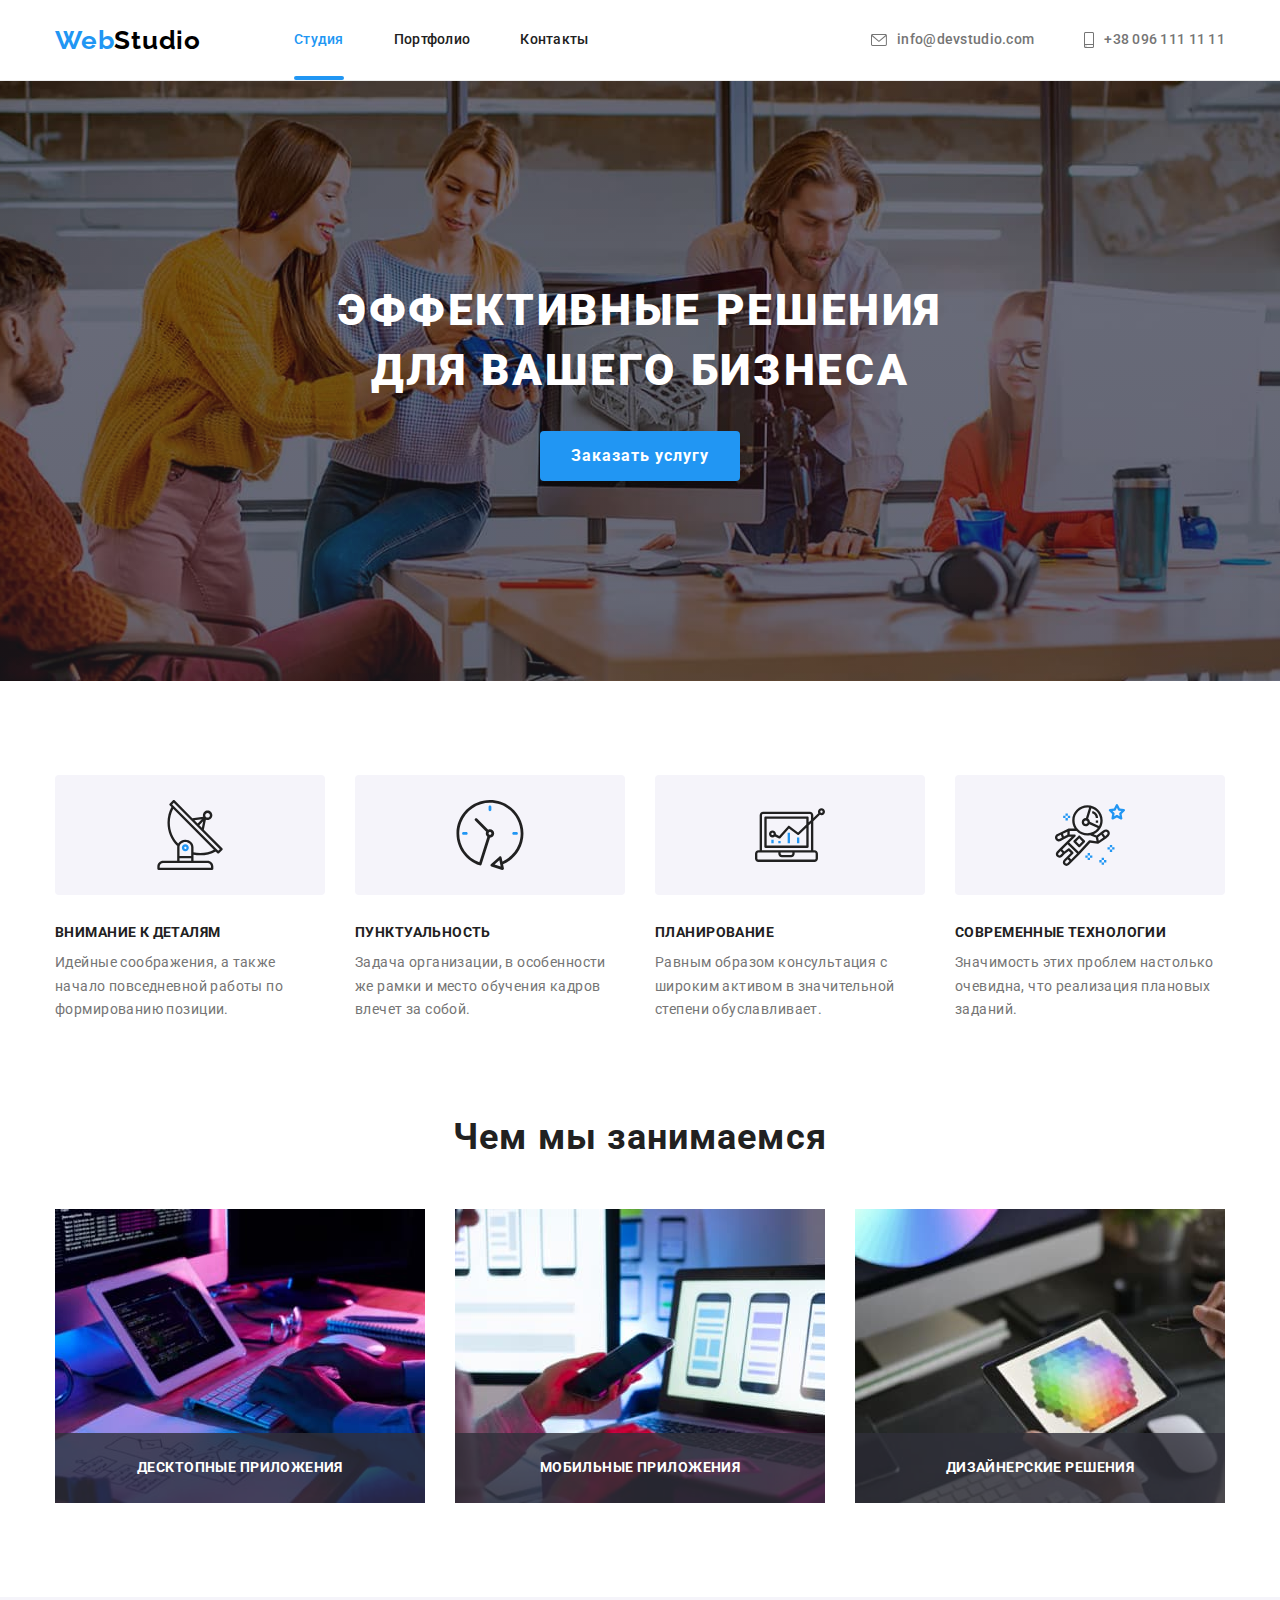
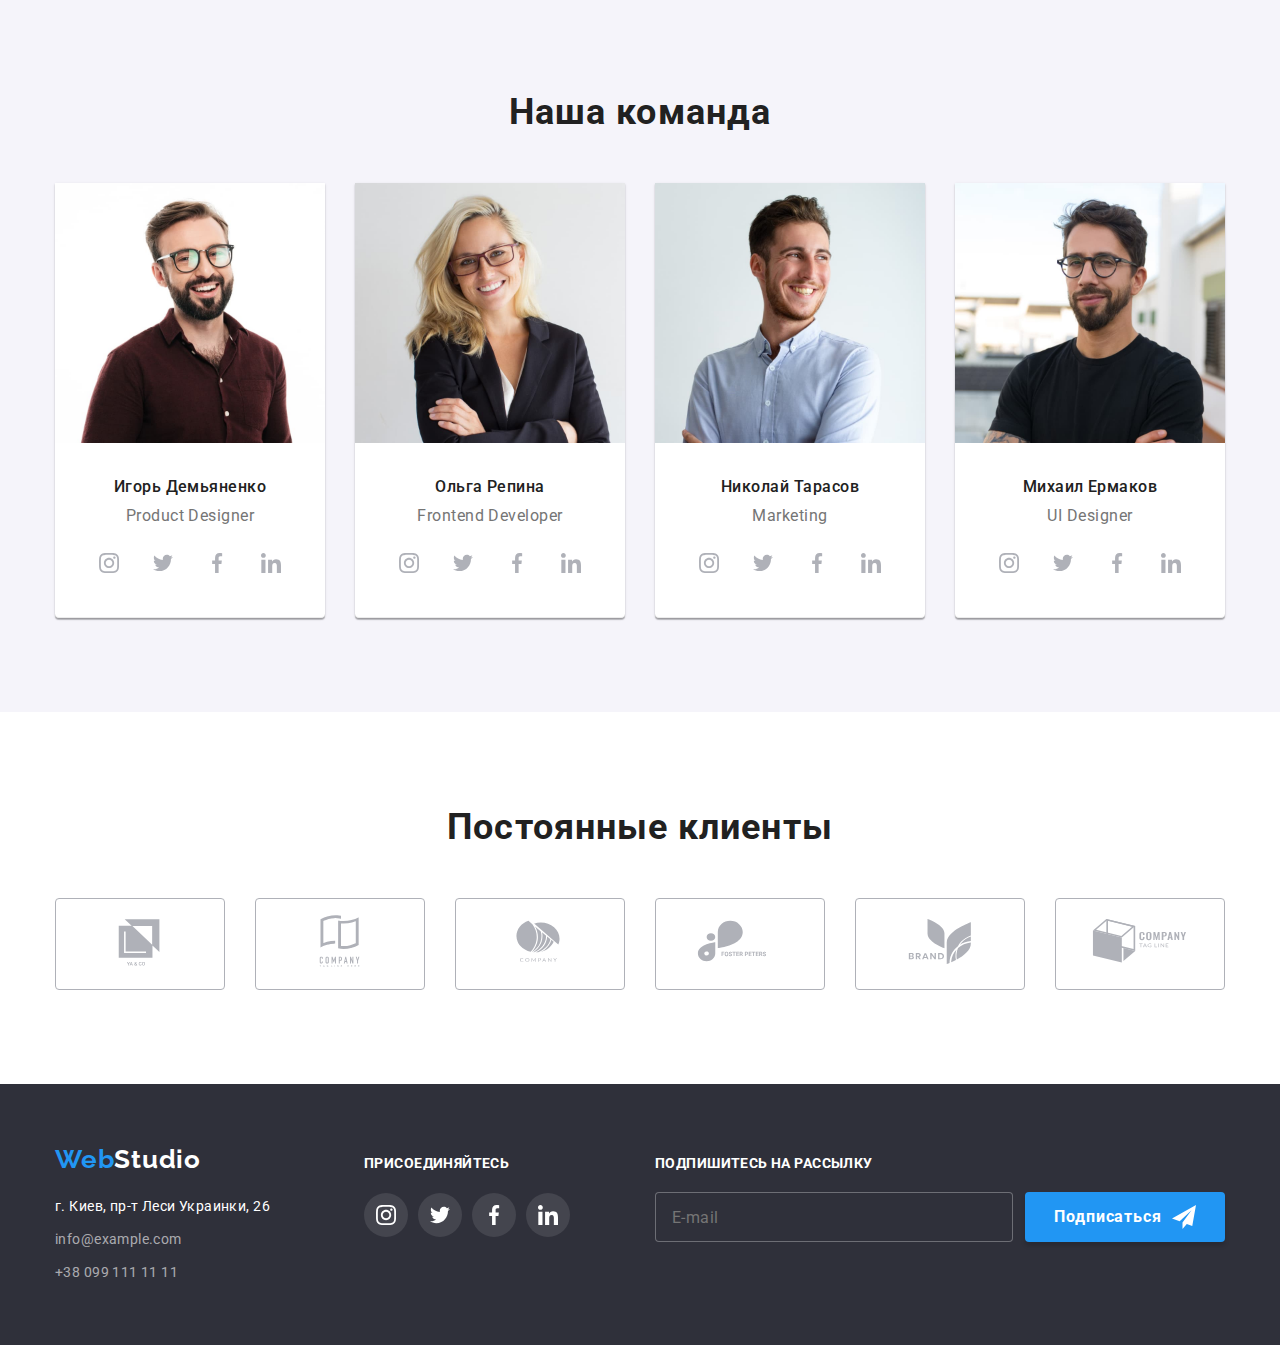
<file: index.html>
<!DOCTYPE html>
<html lang="ru">

<head>
    <meta charset="UTF-8">
    <meta http-equiv="X-UA-Compatible" content="IE=edge">
    <meta name="viewport" content="width=device-width, initial-scale=1.0">
    <link rel="stylesheet" href="https://cdnjs.cloudflare.com/ajax/libs/modern-normalize/1.0.0/modern-normalize.min.css" />
    <link rel="stylesheet" href="./css/styles.css" />
    <link rel="preconnect" href="https://fonts.googleapis.com">
    <link rel="preconnect" href="https://fonts.gstatic.com" crossorigin>
    <link href="https://fonts.googleapis.com/css2?family=Raleway:wght@700&family=Roboto:wght@400;500;700;900&display=swap"
        rel="stylesheet">
    <title>Студия</title>
</head>

<body>
    <header class="header-frame">
        <div class="container flex-list">
            <nav class="flex-list">
                <a href="" class="logo links"><span class="logo-blue">Web</span>Studio</a>
                <ul class="flex-list list">
                    <li class="item"><a class="header-links links active-page" href="./index.html">Студия</a></li>
                    <li class="item"><a class="header-links links" href="./portfolio.html">Портфолио</a></li>
                    <li class="item"><a class="header-links links" href="">Контакты</a></li>
                </ul>
            </nav>
            <ul class="flex-list list flex-contacts">
                <li class="item">
                    <a class="header-links links header-contacts" href="mailto:info@devstudio.com">
                        <svg class="icon-header" width="16" height="12">
                            <use href="./images/icons.svg#icon-envelope"></use>
                        </svg>
                        info@devstudio.com
                    </a>
                </li>
                <li class="item">
                    <a class="header-links links header-contacts" href="tel:+380961111111">
                        <svg class="icon-header" width="10" height="16">
                            <use href="./images/icons.svg#icon-smartphone"></use>
                        </svg>
                        +38 096 111 11 11
                    </a>
                </li>
            </ul>
        </div>
    </header>
    <main>
        <section class="hero">
            <div class="container">
                <h1 class="hero-title">Эффективные решения для вашего бизнеса</h1>
                <button data-modal-open type="button" class="hero-btn">Заказать услугу</button>
            </div>
        </section>
        <section class="futures section">
            <div class="container">
                <h2 class="section-title hidden">Наші переваги</h2>
                <ul class="section-list list">
                    <li class="item">
                        <div class="container-futures-icons">
                            <svg width="70" height="70">
                                <use href="./images/icons.svg#icon-antenna"></use>
                            </svg>
                        </div>
                        <h3 class="futures-title">Внимание к деталям</h3>
                        <p class="futures-text">Идейные соображения, а также начало повседневной работы по формированию позиции.</p>
                    </li>
                    <li class="item">
                        <div class="container-futures-icons">
                            <svg width="70" height="70">
                                <use href="./images/icons.svg#icon-clock"></use>
                            </svg>
                        </div>
                        <h3 class="futures-title">Пунктуальность</h3>
                        <p class="futures-text">Задача организации, в особенности же рамки и место обучения кадров влечет за собой.</p>
                    </li>
                    <li class="item">
                        <div class="container-futures-icons">
                            <svg width="70" height="70">
                                <use href="./images/icons.svg#icon-diagram"></use>
                            </svg>
                        </div>
                        <h3 class="futures-title">Планирование</h3>
                        <p class="futures-text">Равным образом консультация с широким активом в значительной степени обуславливает.</p>
                    </li>
                    <li class="item">
                        <div class="container-futures-icons">
                            <svg width="70" height="70">
                                <use href="./images/icons.svg#icon-astronaut"></use>
                            </svg>
                        </div>
                        <h3 class="futures-title">Современные технологии</h3>
                        <p class="futures-text">Значимость этих проблем настолько очевидна, что реализация плановых заданий.</p>
                    </li>
                </ul>
            </div>
        </section>
        <section class="works section">
            <div class="container">
                <h2 class="section-title">Чем мы занимаемся</h2>
                <ul class="section-list list">
                    <li class="item works-card">
                        <img class="works-img" src="./images/box-1.jpg" alt="Спеціаліст створює розмітку" width="370">
                        <p class="works-card-title">Десктопные приложения</p>
                    </li>
                    <li class="item works-card">
                        <img class="works-img" src="./images/box-2.jpg" alt="Спеціаліст розробляє дизайн" width="370">
                        <p class="works-card-title">Мобильные приложения</p>
                    </li>
                    <li class="item works-card">
                        <img class="works-img" src="./images/box-3.jpg" alt="Дизайнер оберає кольори" width="370">
                        <p class="works-card-title">Дизайнерские решения</p>
                    </li>
                </ul>
            </div>
        </section>
        <section class="team section">
            <div class="container">
                <h2 class="section-title">Наша команда</h2>
                <ul class="section-list list">
                    <li class="item team-item">
                        <img class="team-img" src="./images/img-1.jpg" alt="фото Игорь Демьяненко" width="270">
                        <h3 class="team-name">Игорь Демьяненко</h3>
                        <p class="team-name team-profession">Product Designer</p>
                        <div class="container-team-icons">
                            <a class="team-icons">
                                <svg width="20" height="20">
                                    <use href="./images/icons.svg#icon-instagram"></use>
                                </svg>
                            </a>
                            <a class="team-icons">
                                <svg width="20" height="20">
                                    <use href="./images/icons.svg#icon-twitter"></use>
                                </svg>
                            </a>
                            <a class="team-icons">
                                <svg width="20" height="20">
                                    <use href="./images/icons.svg#icon-facebook"></use>
                                </svg>
                            </a>
                            <a class="team-icons">
                                <svg width="20" height="20">
                                    <use href="./images/icons.svg#icon-linkedin"></use>
                                </svg>
                            </a>
                        </div>
                    </li>
                    <li class="item team-item">
                        <img class="team-img" src="./images/img-2.jpg" alt="фото Ольга Репина" width="270">
                        <h3 class="team-name">Ольга Репина</h3>
                        <p class="team-name team-profession">Frontend Developer</p>
                        <div class="container-team-icons">
                            <a class="team-icons">
                                <svg width="20" height="20">
                                    <use href="./images/icons.svg#icon-instagram"></use>
                                </svg>
                            </a>
                            <a class="team-icons">
                                <svg width="20" height="20">
                                    <use href="./images/icons.svg#icon-twitter"></use>
                                </svg>
                            </a>
                            <a class="team-icons">
                                <svg width="20" height="20">
                                    <use href="./images/icons.svg#icon-facebook"></use>
                                </svg>
                            </a>
                            <a class="team-icons">
                                <svg width="20" height="20">
                                    <use href="./images/icons.svg#icon-linkedin"></use>
                                </svg>
                            </a>
                        </div>
                    </li>
                    <li class="item team-item">
                        <img class="team-img" src="./images/img-3.jpg" alt="фото Николай Тарасов" width="270">
                        <h3 class="team-name">Николай Тарасов</h3>
                        <p class="team-name team-profession">Marketing</p>
                        <div class="container-team-icons">
                            <a class="team-icons">
                                <svg width="20" height="20">
                                    <use href="./images/icons.svg#icon-instagram"></use>
                                </svg>
                            </a>
                            <a class="team-icons">
                                <svg width="20" height="20">
                                    <use href="./images/icons.svg#icon-twitter"></use>
                                </svg>
                            </a>
                            <a class="team-icons">
                                <svg width="20" height="20">
                                    <use href="./images/icons.svg#icon-facebook"></use>
                                </svg>
                            </a>
                            <a class="team-icons">
                                <svg width="20" height="20">
                                    <use href="./images/icons.svg#icon-linkedin"></use>
                                </svg>
                            </a>
                        </div>
                    </li>
                    <li class="item team-item">
                        <img class="team-img" src="./images/img-4.jpg" alt="фото Михаил Ермаков" width="270">
                        <h3 class="team-name">Михаил Ермаков</h3>
                        <p class="team-name team-profession">UI Designer</p>
                        <div class="container-team-icons">
                            <a class="team-icons">
                                <svg width="20" height="20">
                                    <use href="./images/icons.svg#icon-instagram"></use>
                                </svg>
                            </a>
                            <a class="team-icons">
                                <svg width="20" height="20">
                                    <use href="./images/icons.svg#icon-twitter"></use>
                                </svg>
                            </a>
                            <a class="team-icons">
                                <svg width="20" height="20">
                                    <use href="./images/icons.svg#icon-facebook"></use>
                                </svg>
                            </a>
                            <a class="team-icons">
                                <svg width="20" height="20">
                                    <use href="./images/icons.svg#icon-linkedin"></use>
                                </svg>
                            </a>
                        </div>
                    </li>
                </ul>
            </div>
        </section>
        <section class="clients section">
            <div class="container">
                <h2 class="section-title">Постоянные клиенты</h2>
                <ul class="section-list list">
                    <li class="item container-clients-icons">
                        <a href="">
                            <svg width="106" height="60">
                                <use href="./images/icons.svg#icon-logo1"></use>
                            </svg>
                        </a>
                    </li>
                    <li class="item container-clients-icons">
                        <a href="">
                            <svg width="106" height="60">
                                <use href="./images/icons.svg#icon-logo2"></use>
                            </svg>
                        </a>
                    </li>
                    <li class="item container-clients-icons">
                        <a href="">
                            <svg width="106" height="60">
                                <use href="./images/icons.svg#icon-logo3"></use>
                            </svg>
                        </a>
                    </li>
                    <li class="item container-clients-icons">
                        <a href="">
                            <svg width="106" height="60">
                                <use href="./images/icons.svg#icon-logo4"></use>
                            </svg>
                        </a>
                    </li>
                    <li class="item container-clients-icons">
                        <a href="">
                            <svg width="106" height="60">
                                <use href="./images/icons.svg#icon-logo5"></use>
                            </svg>
                        </a>
                    </li>
                    <li class="item container-clients-icons">
                        <a href="">
                            <svg width="106" height="60">
                                <use href="./images/icons.svg#icon-logo6"></use>
                            </svg>
                        </a>
                    </li>
                </ul>
            </div>
        </section>
        <div class="backdrop is-hidden" data-modal>
            <div class="modal">
                <button class="modal-btn-close" data-modal-close>
                    <svg width="18" height="18">
                        <use href="./images/icons.svg#icon-close-black"></use>
                    </svg>
                </button>
                <p class="send-title">Оставьте свои данные, мы вам перезвоним</p>
                <form class="send-form">
                    <label class="send-label" for="name">Имя</label>
                    <div class="container-input">
                        <input class="send-input" type="text" name="name" id="name">
                        <svg class="send-icon" width="18" height="18">
                            <use href="./images/icons.svg#icon-person-black"></use>
                        </svg>
                    </div>
                    <label class="send-label" for="phone">Телефон</label>
                    <div class="container-input">
                        <input class="send-input" type="text" name="phone" id="phone">
                        <svg class="send-icon" width="18" height="18">
                            <use href="./images/icons.svg#icon-phone-black"></use>
                        </svg>
                    </div>
                    <label class="send-label" for="mail">Почта</label>
                    <div class="container-input">
                        <input class="send-input" type="text" name="mail" id="mail">
                        <svg class="send-icon" width="18" height="18">
                            <use href="./images/icons.svg#icon-email-black"></use>
                        </svg>
                    </div>
                    <label class="send-label" for="coment">Комментарий</label>
                    <textarea class="send-coment" name="coment" id="coment" placeholder="Введите текст"></textarea>
                    <div class="confirm-block">
                        <label class="confirm-label">
                            <input class="checkbox" type="checkbox" name="confirm" id="confirm">
                            <span class="confirm-icon"></span>
                            Соглашаюсь с рассылкой и принимаю <span class="confirm-agreement">Условия договора</span>
                            <svg class="confirm-icon-apply" width="16" height="15">
                                <use href="./images/icons.svg#icon-icon-check"></use>
                            </svg>
                        </label>
                    </div>
                </form>
                <button class="send-btn">Отправить</button>
            </div>
        </div>
    </main>
    <footer class="footer-block">
        <div class="container">
            <div class="footer-contacts">
                <a href="" class="logo footer-logo links"><span class="logo-blue">Web</span>Studio</a>
                <address>
                    <ul class="footer-list list">
                        <li class="item">
                            <p class="contact postmail">г. Киев, пр-т Леси Украинки, 26</p>
                        </li>
                        <li class="item"><a class="contact email-phone links" href="mailto:info@example.com">info@example.com</a></li>
                        <li class="item"><a class="contact email-phone links" href="tel:+380991111111">+38 099 111 11 11</a></li>
                    </ul>
                </address>
            </div>
            <div class="footer-join">
                <strong class="join-text">присоединяйтесь</strong>
                <div class="container-join-icons">
                    <a class="join-icons">
                        <svg width="20" height="20">
                            <use href="./images/icons.svg#icon-instagram-w"></use>
                        </svg>
                    </a>
                    <a class="join-icons">
                        <svg width="20" height="20">
                            <use href="./images/icons.svg#icon-twitter-w"></use>
                        </svg>
                    </a>
                    <a class="join-icons">
                        <svg width="20" height="20">
                            <use href="./images/icons.svg#icon-facebook-w"></use>
                        </svg>
                    </a>
                    <a class="join-icons">
                        <svg width="20" height="20">
                            <use href="./images/icons.svg#icon-linkedin-w"></use>
                        </svg>
                    </a>
                </div>
            </div>
            <div class="footer-signup">
                <strong class="footer-signup-text">Подпишитесь на рассылку</strong>
                <form class="footer-signup-form">
                    <input class="footer-signup-input" type="email" name="email" id="email" placeholder="E-mail">
                    <label for="email"></label>
                    <button class="footer-signup-btn" type="submit">
                        Подписаться
                        <span class="footer-signup-btn-img">
                            <svg width="24" height="24">
                                <use href="./images/icons.svg#icon-icon-send"></use>
                            </svg>
                        </span>
                    </button>
                </form>
            </div>
        </div>
    </footer>
    <script src="./js/modal.js"></script>
</body>

</html>
</file>
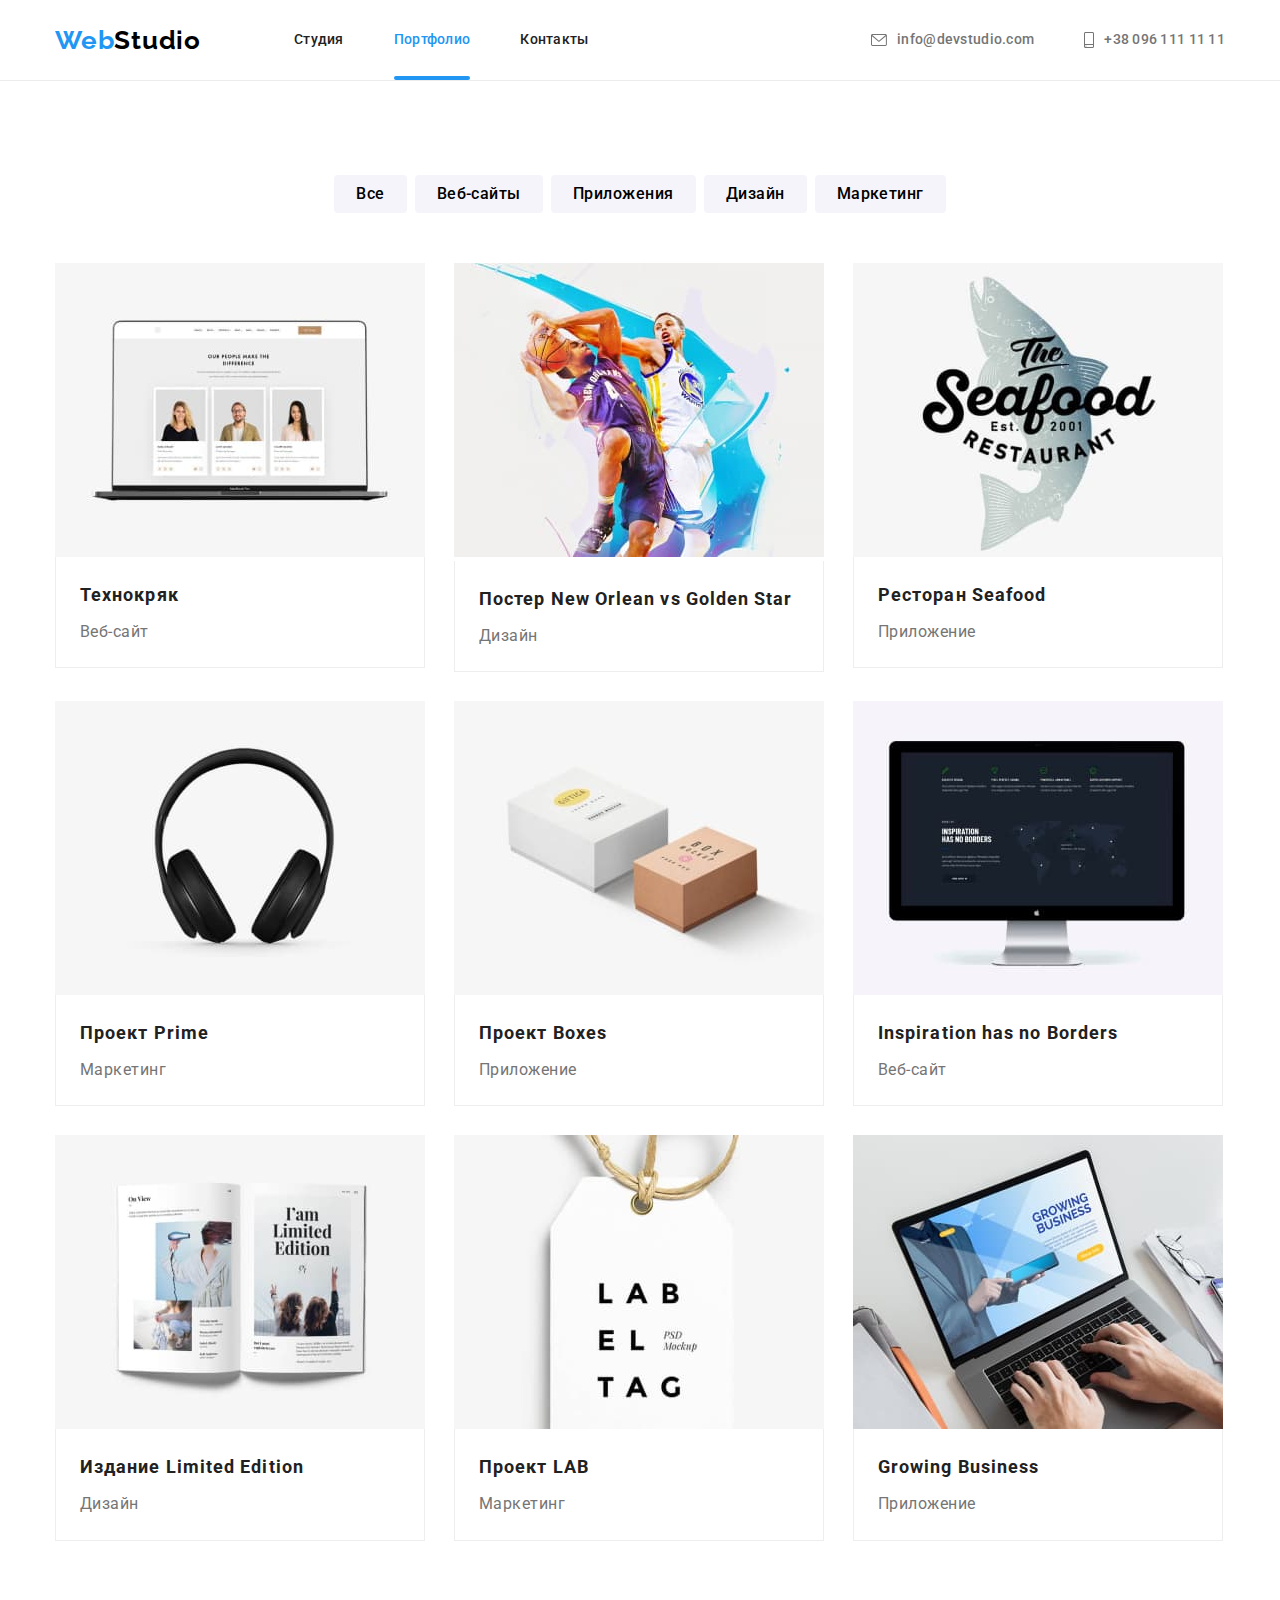
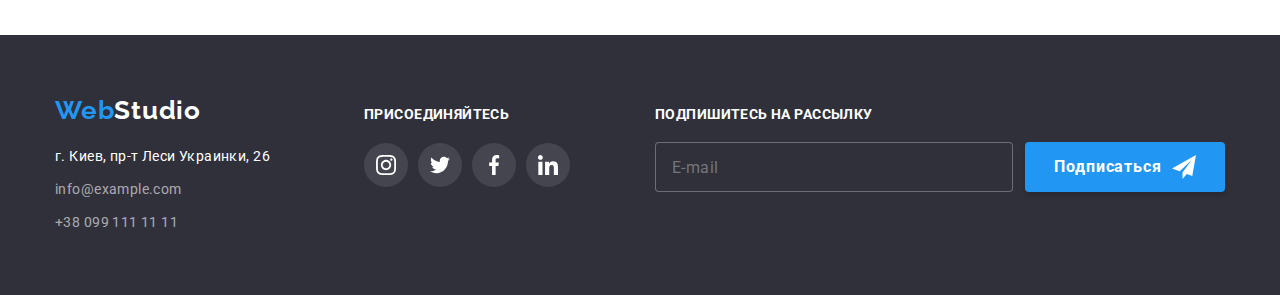
<file: portfolio.html>
<!DOCTYPE html>
<html lang="ru">

<head>
    <meta charset="UTF-8">
    <meta http-equiv="X-UA-Compatible" content="IE=edge">
    <meta name="viewport" content="width=device-width, initial-scale=1.0">
    <link rel="stylesheet" href="https://cdnjs.cloudflare.com/ajax/libs/modern-normalize/1.0.0/modern-normalize.min.css" />
    <link rel="stylesheet" href="./css/styles.css" />
    <link rel="preconnect" href="https://fonts.googleapis.com">
    <link rel="preconnect" href="https://fonts.gstatic.com" crossorigin>
    <link href="https://fonts.googleapis.com/css2?family=Raleway:wght@700&family=Roboto:wght@400;500;700;900&display=swap"
        rel="stylesheet">
    <title>Студия</title>
</head>

<body>
    <header class="header-frame">
        <div class="container flex-list">
            <nav class="flex-list">
                <a href="" class="logo links"><span class="logo-blue">Web</span>Studio</a>
                <ul class="flex-list list">
                    <li class="item"><a class="header-links links" href="./index.html">Студия</a></li>
                    <li class="item"><a class="header-links links active-page" href="./portfolio.html">Портфолио</a></li>
                    <li class="item"><a class="header-links links" href="">Контакты</a></li>
                </ul>
            </nav>
            <ul class="flex-list list flex-contacts">
                <li class="item">
                    <a class="header-links links header-contacts" href="mailto:info@devstudio.com">
                        <svg class="icon-header" width="16" height="12">
                            <use href="./images/icons.svg#icon-envelope"></use>
                        </svg>
                        info@devstudio.com
                    </a>
                </li>
                <li class="item">
                    <a class="header-links links header-contacts" href="tel:+380961111111">
                        <svg class="icon-header" width="10" height="16">
                            <use href="./images/icons.svg#icon-smartphone"></use>
                        </svg>
                        +38 096 111 11 11
                    </a>
                </li>
            </ul>
        </div>
    </header>
    <main>
        <section class="portfolio section">
            <div class="container">
                <h1 class="hidden">Портфолио</h1>
                <ul class="portfolio-btn-list list">
                    <li class="item"><button type="button" class="portfolio-btn">Все</button></li>
                    <li class="item"><button type="button" class="portfolio-btn">Веб-сайты</button></li>
                    <li class="item"><button type="button" class="portfolio-btn">Приложения</button></li>
                    <li class="item"><button type="button" class="portfolio-btn">Дизайн</button></li>
                    <li class="item"><button type="button" class="portfolio-btn">Маркетинг</button></li>
                </ul>
                <ul class="portfolio-list list">
                    <li class="item">
                        <a class="portfolio-block" href="">
                            <div class="portfolio-img">
                                <img class="portfolio-img" src="./images/img-p-1.jpg" alt="Технокряк" width="370">
                                <div class="portfolio-overlay-text">
                                    <p class="overlay-text">Ресурс предлагает комплексные предложения с разным уровнем функционала и сервисов. Все это
                                        позволит
                                        посетителю получить исчерпывающие сведения о компании или частном лице.</p>
                                </div>
                            </div>
                            <div class="portfolio-card">
                                <h2 class="portfolio-title">Технокряк</h2>
                                <p class="portfolio-text">Веб-сайт</p>
                            </div>
                        </a>
                    </li>
                    <li class="item">
                        <a class="portfolio-block" href="">
                            <div class="portfolio-img">
                                <img src="./images/img-p-2.jpg" alt="Постер New Orlean vs Golden Star" width="370">
                                <div class="portfolio-overlay-text">
                                    <p class="overlay-text">Ресурс предлагает комплексные предложения с разным уровнем функционала и сервисов. Все это
                                        позволит
                                        посетителю получить исчерпывающие сведения о компании или частном лице.</p>
                                </div>
                            </div>
                            <div class="portfolio-card">
                                <h2 class="portfolio-title">Постер New Orlean vs Golden Star</h2>
                                <p class="portfolio-text">Дизайн</p>
                            </div>
                        </a>
                    </li>
                    <li class="item">
                        <a class="portfolio-block" href="">
                            <div class="portfolio-img">
                                <img class="portfolio-img" src="./images/img-p-3.jpg" alt="Ресторан Seafood" width="370">
                                <div class="portfolio-overlay-text">
                                    <p class="overlay-text">Ресурс предлагает комплексные предложения с разным уровнем функционала и сервисов. Все это
                                        позволит
                                        посетителю получить исчерпывающие сведения о компании или частном лице.</p>
                                </div>
                            </div>
                            <div class="portfolio-card">
                                <h2 class="portfolio-title">Ресторан Seafood</h2>
                                <p class="portfolio-text">Приложение</p>
                            </div>
                        </a>
                    </li>
                    <li class="item">
                        <a class="portfolio-block" href="">
                            <div class="portfolio-img">
                                <img class="portfolio-img" src="./images/img-p-4.jpg" alt="Проект Prime" width="370">
                                <div class="portfolio-overlay-text">
                                    <p class="overlay-text">Ресурс предлагает комплексные предложения с разным уровнем функционала и сервисов. Все это
                                        позволит
                                        посетителю получить исчерпывающие сведения о компании или частном лице.</p>
                                </div>
                            </div>
                            <div class="portfolio-card">
                                <h2 class="portfolio-title">Проект Prime</h2>
                                <p class="portfolio-text">Маркетинг</p>
                            </div>
                        </a>
                    </li>
                    <li class="item">
                        <a class="portfolio-block" href="">
                            <div class="portfolio-img">
                                <img class="portfolio-img" src="./images/img-p-5.jpg" alt="Проект Boxes" width="370">
                                <div class="portfolio-overlay-text">
                                    <p class="overlay-text">Ресурс предлагает комплексные предложения с разным уровнем функционала и сервисов. Все это
                                        позволит
                                        посетителю получить исчерпывающие сведения о компании или частном лице.</p>
                                </div>
                            </div>
                            <div class="portfolio-card">
                                <h2 class="portfolio-title">Проект Boxes</h2>
                                <p class="portfolio-text">Приложение</p>
                            </div>
                        </a>
                    </li>
                    <li class="item">
                        <a class="portfolio-block" href="">
                            <div class="portfolio-img">
                                <img class="portfolio-img" src="./images/img-p-6.jpg" alt="Inspiration has no Borders" width="370">
                                <div class="portfolio-overlay-text">
                                    <p class="overlay-text">Ресурс предлагает комплексные предложения с разным уровнем функционала и сервисов. Все это
                                        позволит
                                        посетителю получить исчерпывающие сведения о компании или частном лице.</p>
                                </div>
                            </div>
                            <div class="portfolio-card">
                                <h2 class="portfolio-title">Inspiration has no Borders</h2>
                                <p class="portfolio-text">Веб-сайт</p>
                            </div>
                        </a>
                    </li>
                    <li class="item">
                        <a class="portfolio-block" href="">
                            <div class="portfolio-img">
                                <img class="portfolio-img" src="./images/img-p-7.jpg" alt="Издание Limited Edition" width="370">
                                <div class="portfolio-overlay-text">
                                    <p class="overlay-text">Ресурс предлагает комплексные предложения с разным уровнем функционала и сервисов. Все это
                                        позволит
                                        посетителю получить исчерпывающие сведения о компании или частном лице.</p>
                                </div>
                            </div>
                            <div class="portfolio-card">
                                <h2 class="portfolio-title">Издание Limited Edition</h2>
                                <p class="portfolio-text">Дизайн</p>
                            </div>
                        </a>
                    </li>
                    <li class="item">
                        <a class="portfolio-block" href="">
                            <div class="portfolio-img">
                                <img class="portfolio-img" src="./images/img-p-8.jpg" alt="Проект LAB" width="370">
                                <div class="portfolio-overlay-text">
                                    <p class="overlay-text">Ресурс предлагает комплексные предложения с разным уровнем функционала и сервисов. Все это
                                        позволит
                                        посетителю получить исчерпывающие сведения о компании или частном лице.</p>
                                </div>
                            </div>
                            <div class="portfolio-card">
                                <h2 class="portfolio-title">Проект LAB</h2>
                                <p class="portfolio-text">Маркетинг</p>
                            </div>
                        </a>
                    </li>
                    <li class="item">
                        <a class="portfolio-block" href="">
                            <div class="portfolio-img">
                                <img class="portfolio-img" src="./images/img-p-9.jpg" alt="Growing Business" width="370">
                                <div class="portfolio-overlay-text">
                                    <p class="overlay-text">Ресурс предлагает комплексные предложения с разным уровнем функционала и сервисов. Все это
                                        позволит
                                        посетителю получить исчерпывающие сведения о компании или частном лице.</p>
                                </div>
                            </div>
                            <div class="portfolio-card">
                                <h2 class="portfolio-title">Growing Business</h2>
                                <p class="portfolio-text">Приложение</p>
                            </div>
                        </a>
                    </li>
                </ul>
            </div>
        </section>
    </main>
    <footer class="footer-block">
        <div class="container">
            <div class="footer-contacts">
                <a href="" class="logo footer-logo links"><span class="logo-blue">Web</span>Studio</a>
                <address>
                    <ul class="footer-list list">
                        <li class="item">
                            <p class="contact postmail">г. Киев, пр-т Леси Украинки, 26</p>
                        </li>
                        <li class="item"><a class="contact email-phone links"
                                href="mailto:info@example.com">info@example.com</a></li>
                        <li class="item"><a class="contact email-phone links" href="tel:+380991111111">+38 099 111 11 11</a>
                        </li>
                    </ul>
                </address>
            </div>
            <div class="footer-join">
                <strong class="join-text">присоединяйтесь</strong>
                <div class="container-join-icons">
                    <a class="join-icons">
                        <svg width="20" height="20">
                            <use href="./images/icons.svg#icon-instagram-w"></use>
                        </svg>
                    </a>
                    <a class="join-icons">
                        <svg width="20" height="20">
                            <use href="./images/icons.svg#icon-twitter-w"></use>
                        </svg>
                    </a>
                    <a class="join-icons">
                        <svg width="20" height="20">
                            <use href="./images/icons.svg#icon-facebook-w"></use>
                        </svg>
                    </a>
                    <a class="join-icons">
                        <svg width="20" height="20">
                            <use href="./images/icons.svg#icon-linkedin-w"></use>
                        </svg>
                    </a>
                </div>
            </div>
            <div class="footer-signup">
                <strong class="footer-signup-text">Подпишитесь на рассылку</strong>
                <form class="footer-signup-form">
                    <input class="footer-signup-input" type="email" name="email" id="email" placeholder="E-mail">
                    <label for="email"></label>
                    <button class="footer-signup-btn" type="submit">
                        Подписаться
                        <span class="footer-signup-btn-img">
                            <svg width="24" height="24">
                                <use href="./images/icons.svg#icon-icon-send"></use>
                            </svg>
                        </span>
                    </button>
                </form>
            </div>
        </div>
    </footer>
</body>
   
</html>
</file>
<file: css/styles.css>
:root {
    --primary-text-color: #212121;
    --secondary-text-color: #757575;
    --blue-text-color: #2196f3;
    --white-text-color: #ffffff;
    --black-text-color: #000000;
    --primary-bg-color: #ffffff;
    --secondary-bg-color: #2f303a;
    --button-bg-color: #2196f3;
    --button-portfolio-bg-color: #f5f4fa;
    --cubic: cubic-bezier(0.4, 0, 0.2, 1);
}

body {
    color: var(--primary-text-color);
    background-color: var(--primary-bg-color);
    font-family: 'Roboto', sans-serif;
}

h1, h2, h3, h4, h5, h6, p, ul {
    margin: 0;
    padding: 0;
}

.list {
    list-style: none;
}

.container {
    width: 1200px;
    margin: 0 auto;
    padding: 0 15px;
}

.flex-list {
    display: flex;
    align-items: center;
}

.flex-list .item + .item {
    margin-left: 50px;
}

.flex-contacts {
    display: flex;
    margin-left: auto;
}

.header-frame {
    border-bottom: 1px solid #ECECEC ;
}

.links {
    color: var(--secondary-text-color);
    fill: var(--secondary-text-color);
    transition: color 250ms var(--cubic), fill 250ms var(--cubic);
}

.links:hover,
.links:focus {
    color: var(--blue-text-color);
    fill: var(--blue-text-color);
}

.logo {
    display: block;
    margin-right: 93px;
    font-family: 'Raleway', sans-serif;
    font-weight: 700;
    font-size: 26px;
    line-height: 1.19;
    letter-spacing: 0.03em;
    text-decoration: none;
    color: var(--black-text-color);
}

.logo-blue {
    color: var(--blue-text-color);
}

.header-links {
    position: relative;
    display: flex;
    padding: 32px 0;
    align-items: center;
    font-weight: 500;
    font-size: 14px;
    line-height: 1.14;
    letter-spacing: 0.02em;
    text-decoration: none;
    color: var(--primary-text-color);
    fill: var(--secondary-text-color);
}

.active-page {
    color: var(--blue-text-color);
}

.active-page::after {
    position: absolute;
    bottom: 0;
    content: '';
    display: block;
    width: 100%;
    height: 4px;
    border-radius: 2px;
    background-color: var(--blue-text-color);
}

.header-contacts {
    color: var(--secondary-text-color);
}

.icon-header {
    margin-right: 10px;
}

.hero {
    max-width: 1600px;
    margin-left: auto;
    margin-right: auto;
    background-position: center;
    background-size: cover;
    background-image: linear-gradient(rgba(0, 0, 0, 0.2), rgba(47, 48, 58, 0.4)),url(../images/background.jpg);
    text-align: center;
    padding-top: 200px;
    padding-bottom: 200px;
}

.hero-title {
    display: block;
    width: 700px;
    margin-left: auto;
    margin-right: auto;
    margin-bottom: 30px;
    font-weight: 900;
    font-size: 44px;
    line-height: 1.36;
    text-align: center;
    letter-spacing: 0.06em;
    text-transform: uppercase;
    color: var(--white-text-color);
}

.hero-btn {
    width: 200px;
    height: 50px;
    border: none;
    box-shadow: 0px 4px 4px rgba(0, 0, 0, 0.15);
    border-radius: 4px;
    font-family: 'Roboto';
    font-weight: 700;
    font-size: 16px;
    line-height: 1.88;
    letter-spacing: 0.06em;
    color: var(--white-text-color);
    background-color: var(--button-bg-color);
    cursor: pointer;
    transition: color 250ms var(--cubic);
}

.hero-btn:hover,
.hero-btn:focus {
    color: var(--black-text-color);
}

.section {
    padding-top: 94px;
    padding-bottom: 94px;
}

.section-title {
    margin-bottom: 50px;
    font-weight: 700;
    font-size: 36px;
    line-height: 1.17;
    text-align: center;
    letter-spacing: 0.03em;
}

.container-futures-icons {
    display: flex;
    align-items: center;
    justify-content: center;
    width: 270px;
    height: 120px;
    margin-bottom: 30px;
    background: #F5F4FA;
    border-radius: 4px;
}

.futures-title {
    margin-bottom: 10px;
    font-weight: 700;
    font-size: 14px;
    line-height: 1.14;
    letter-spacing: 0.03em;
    text-transform: uppercase;
}

.hidden  {
    display: none;
}

.section-list {
    display: flex;
}

.section-list .item + .item {
    margin-left: 30px;
}

.futures .section-list .item {
    width: 270px;
}

.futures-text {
    font-size: 14px;
    line-height: 1.71;
    letter-spacing: 0.03em;
    color: var(--secondary-text-color);
}

.works {
    padding-top: 0;
}

.works-img{
    display: block;
    max-width: 100%;
    height: auto;
}

.works-card {
    position: relative;
}

.works-card-title {
    position: absolute;
    bottom: 0;
    display: flex;
    align-items: center;
    justify-content: center;
    width: 100%;
    height: 70px;
    background-color: rgba(47, 48, 58, 0.8);    font-weight: 700;
    font-size: 14px;
    line-height: 1.14;
    letter-spacing: 0.03em;
    text-transform: uppercase;
    color: #FFFFFF;

}

.team {
    background-color: var(--button-portfolio-bg-color);
}

.team-img {
    margin-bottom: 30px;
}

.team-name {
    font-size: 16px;
    font-weight: 500;
    line-height: 1.19;
    text-align: center;
    letter-spacing: 0.03em;
}

.team-profession {
    display: block;
    margin-top: 10px;
    margin-bottom: 0px;
    font-size: 16px;
    font-weight: 400;
    color: var(--secondary-text-color);
}

.team-item {
    box-shadow: 0px 1px 3px rgba(0, 0, 0, 0.12), 0px 1px 1px rgba(0, 0, 0, 0.14), 0px 2px 1px rgba(0, 0, 0, 0.2);
    border-bottom: 1px solid #ECECEC;
    border-radius: 0px 0px 4px 4px;
    background-color: var(--primary-bg-color);
}

.team-icons {
    display: flex;
    width: 44px;
    height: 44px;
    align-items: center;
    justify-content: center;
    background: none;
    border: none;
    border-radius: 50%;
    fill: #afb1b8;
    transition: background-color 250ms var(--cubic), fill 250ms var(--cubic);
}

.team-icons:hover,
.team-icons:focus {
    background-color: var(--button-bg-color);
    fill: var(--primary-bg-color);
}

.container-team-icons {
    display: flex;
    width: 206px;
    justify-content: space-between;
    margin-top: 16px;
    margin-bottom: 32px;
    margin-left: auto;
    margin-right: auto;
}

.container-clients-icons {
    display: flex;
    align-items: center;
    justify-content: center;
    width: 170px;
    height: 92px;
    border: 1px solid #AFB1B8;
    border-radius: 4px;
    fill: #afb1b8;
    transition: background-color 250ms var(--cubic), fill 250ms var(--cubic), border-color 250ms var(--cubic);
}

.container-clients-icons:hover,
.container-clients-icons:focus {
    background-color: var(--primary-bg-color);
    border-color: var(--button-bg-color);
    fill: var(--button-bg-color);
}

.footer-block {
    background-color: var(--secondary-bg-color);
    padding-top: 60px;
    padding-bottom: 60px;
}

.contact {
    font-size: 14px;
    line-height: 1.71;
    letter-spacing: 0.03em;
    color: var(--white-text-color);
    font-style: normal;
    text-decoration: none;
}

.postmail {
    color: var(--white-text-color);
}

.email-phone {
    color: rgba(255, 255, 255, 0.6);
}

.footer-logo {
    color: var(--white-text-color);
}

address {
    margin-top: 20px;
}

.footer-list .item + .item {
    margin-top: 9px;
}

.footer-block .container {
    display: flex;
    align-items: baseline;
}

.join-text {
    font-weight: 700;
    font-size: 14px;
    line-height: 1.14;
    letter-spacing: 0.03em;
    text-transform: uppercase;
    color: var(--white-text-color);
}

.footer-join {
    margin-left: 70px;
}

.container-join-icons {
    display: flex;
    margin-top: 20px;
}

.join-icons + .join-icons {
    margin-left: 10px;
}

.join-icons {
    display: flex;
    align-items: center;
    justify-content: center;
    width: 44px;
    height: 44px;
    border: none;
    border-radius: 50%;
    background: rgba(255, 255, 255, 0.1);
    transition: background-color 250ms var(--cubic), fill 250ms var(--cubic);
}

.join-icons:hover,
.join-icons:focus {
    background-color: var(--button-bg-color);
    fill: var(--primary-bg-color);
}

.footer-signup {
    margin-left: auto;
}

.footer-signup-text {
    display: block;
    margin-bottom: 20px;
    font-weight: 700;
    font-size: 14px;
    line-height: 1.14;
    letter-spacing: 0.03em;
    text-transform: uppercase;
    color: #FFFFFF;
}

.footer-signup-form {
    display: flex;
    flex-direction: row;
}

.footer-signup-input {
    display: block;
    width: 358px;
    height: 50px;
    padding-left: 16px;
    font-family: 'Roboto';
    font-style: normal;
    font-weight: 400;
    font-size: 16px;
    line-height: 1.25;
    letter-spacing: 0.03em;
    color: rgba(255, 255, 255, 0.6);
    background-color: var(--secondary-bg-color);
    border: 1px solid rgba(255, 255, 255, 0.3);
    border-radius: 4px;
}

.footer-signup-btn {
    display: flex;
    align-items: center;
    justify-content: center;
    width: 200px;
    height: 50px;
    margin-left: 12px;
    font-family: 'Roboto';
    font-style: normal;
    font-weight: 700;
    font-size: 16px;
    line-height: 1.88;
    text-align: center;
    letter-spacing: 0.06em;
    color: var(--white-text-color);
    background-color: var(--button-bg-color);
    box-shadow: 0px 4px 4px rgba(0, 0, 0, 0.15);
    border-radius: 4px;
    border: none;
    cursor: pointer;
    fill: var(--white-text-color);
    transition: color 250ms var(--cubic), fill 250ms var(--cubic);
}

.footer-signup-btn-img {
    display: flex;
    align-items: center;
    justify-content: center;
}

.footer-signup-btn:hover,
.footer-signup-btn:focus {
    color: var(--black-text-color);
    fill: var(--black-text-color);
}

.footer-signup-btn-img {
    margin-left: 10px;
}

.portfolio-btn {
    padding: 6px 22px;
    font-family: 'Roboto';
    font-weight: 500;
    font-size: 16px;
    line-height: 1.62;
    text-align: center;
    letter-spacing: 0.03em;
    background-color: var(--button-portfolio-bg-color);
    border-radius: 4px;
    border: none;
    cursor: pointer;
    transition: background-color 250ms var(--cubic), color 250ms var(--cubic), box-shadow 250ms var(--cubic);
}

.portfolio-btn:hover,
.portfolio-btn:focus {
    color: var(--white-text-color);
    background-color: var(--button-bg-color);
    box-shadow: 0px 3px 1px rgba(0, 0, 0, 0.1), 0px 1px 2px rgba(0, 0, 0, 0.08), 0px 2px 2px rgba(0, 0, 0, 0.12);
}

.portfolio-title {
    font-style: normal;
    font-weight: 700;
    font-size: 18px;
    line-height: 2;
    letter-spacing: 0.06em;
    color: var(--primary-text-color)
}

.portfolio-text {
    display: block;
    margin-top: 4px;    
    line-height: 1.88;
    letter-spacing: 0.03em;
    color: var(--secondary-text-color);
}

.portfolio-btn-list {
    display: flex;
    justify-content: center;
    align-content: flex-start;
    margin-bottom: 50px;
}

.portfolio-btn-list .item + .item{
    margin-left: 8px;
}

.portfolio-list {
    display: flex;
    flex-wrap: wrap;
    gap: 29px;
}

.portfolio-list .item {
    flex-basis: calc((100% - 60px) / 3);
}

.portfolio-card {
    padding: 20px 24px;
    width: 370px;
    margin: 0;
    border-left: 1px solid #EEEEEE;
    border-right: 1px solid #EEEEEE;
    border-bottom: 1px solid #EEEEEE;
}

.portfolio-img {
    position: relative;
    display: block;
    overflow: hidden;
    transition: box-shadow 250ms var(--cubic);}

.portfolio-overlay-text {
    position: absolute;
    top: 0;
    left: 0;
    width: 100%;
    height: 100%;
    background: rgba(33, 150, 243, 0.9);
    transform: translateY(100%);
    transition: transform 250ms var(--cubic);
    opacity: 0;
}

.overlay-text {
    display: block;
    font-weight: 400;
    font-size: 18px;
    line-height: 1.56;
    letter-spacing: 0.03em;
    color: #FFFFFF;
    margin: 63px 24px;
}

.portfolio-block {
    display: block;
    text-decoration: none;
}

.portfolio-block:hover,
.portfolio-block:focus {
    box-shadow: 0px 1px 1px rgba(0, 0, 0, 0.12), 0px 4px 4px rgba(0, 0, 0, 0.06), 1px 4px 6px rgba(0, 0, 0, 0.16);
}

.portfolio-block:hover .portfolio-overlay-text {
    transform: translateY(0);
    opacity: 1;
}

.backdrop {
    position: fixed;
    top: 0;
    left: 0;
    width: 100%;
    height: 100%;
    background-color: rgba(0, 0, 0, 0.2);
    opacity: 1;
    transition: opacity 250ms var(--cubic);
}

.backdrop.is-hidden {
    opacity: 0;
    pointer-events: none;
}

.backdrop.is-hidden .modal {
    transform: translate(-50%, -50%) scale(0.7);
}

.modal {
    position: absolute;
    top: 50%;
    left: 50%;
    transform: translate(-50%, -50%);
    padding: 40px;
    width: 528px;
    height: 581px;
    background-color: var(--primary-bg-color);
    transform: translate(-50%, -50%) scale(1);
    transition: transform 250ms var(--cubic);
}

.modal-btn-close {
    position: absolute;
    display: flex;
    align-items: center;
    justify-content: center;
    width: 30px;
    height: 30px;
    top: 8px;
    right: 8px;
    margin-left: auto;
    background: #FFFFFF;
    border: 1px solid rgba(0, 0, 0, 0.1);
    border-radius: 50%;
    fill: var(--black-text-color);
    transition: fill 250ms var(--cubic);
}

.modal-btn-close:hover,
.modal-btn-close:focus {
    fill: var(--button-bg-color);
}

.send-title {
    display: flex;
    align-items: center;
    justify-content: center;
    font-weight: 700;
    font-size: 20px;
    line-height: 1.15;
    text-align: center;
    letter-spacing: 0.03em;
    color: var(--primary-text-color);
    margin-bottom: 12px;
}

.send-form {
    display: flex;
    flex-direction: column;
    margin-bottom: 30px;
}

.send-label {
    font-size: 12px;
    line-height: 1.17;
    letter-spacing: 0.01em;
    color: var(--secondary-text-color);
    margin-bottom: 4px;
}

.container-input {
    position: relative;
    transition: fill 250ms var(--cubic);
}

.send-input {
    border: 1px solid rgba(33, 33, 33, 0.2);
    border-radius: 4px;
    height: 40px;
    width: 100%;
    font-size: 12px;
    line-height: 1.17;
    letter-spacing: 0.01em;
    color: var(--secondary-text-color);    
    padding-left: 42px;
    transition: border-color 250ms var(--cubic), fill 250ms var(--cubic);
}

.send-input:hover,
.send-input:focus {
    border-color: var(--button-bg-color);
    fill: var(--button-bg-color);
}

.container-input:hover,
.container-input:focus {
    fill: var(--button-bg-color);
}

.send-icon {
    position: absolute;
    top: 11px;
    left: 12px;
}

.send-label +.container-input {
    margin-bottom: 10px;
}

.send-coment {
    height: 120px;
    padding: 12px;
    font-size: 12px;
    line-height: 1.17;
    letter-spacing: 0.01em;
    border: 1px solid rgba(33, 33, 33, 0.2);
    border-radius: 4px;
    resize: none;
    color: rgba(117, 117, 117, 0.5);
    transition: border-color 250ms var(--cubic);
}

.send-coment:hover,
.send-coment:focus {
    border-color: var(--button-bg-color);
}

.confirm-label {
    position: relative;
    font-size: 14px;
    line-height: 1.71;
    letter-spacing: 0.03em;
    color:var(--secondary-text-color);
}
.confirm-block {
    position: relative;
    display: flex;
    align-items: center;
    justify-content: center;
    margin-top: 20px;
}

.checkbox {
    -moz-appearance: none;
    -webkit-appearance: none;
    appearance: none;
}

.confirm-icon {
    display: inline-block;
    margin-right: 8px;
    width: 14px;
    height: 13px;
    border: 1px solid var(--primary-text-color);
}

.checkbox:checked ~ .confirm-icon-apply {
    opacity: 1;
}

.confirm-icon-apply {
    position: absolute;
    top: 3px;
    left: 3px;
    opacity: 0;
}

.confirm-agreement {
    text-decoration: underline;
    color: var(--blue-text-color);
}

.send-btn {
    display: block;
    margin-left: auto;
    margin-right: auto;
    width: 200px;
    height: 50px;
    font-weight: 700;
    line-height: 1.88;
    letter-spacing: 0.06em;
    color: var(--white-text-color);
    background: var(--button-bg-color);
    box-shadow: 0px 4px 4px rgba(0, 0, 0, 0.15);
    border-radius: 4px;
    border: none;
}
</file>
